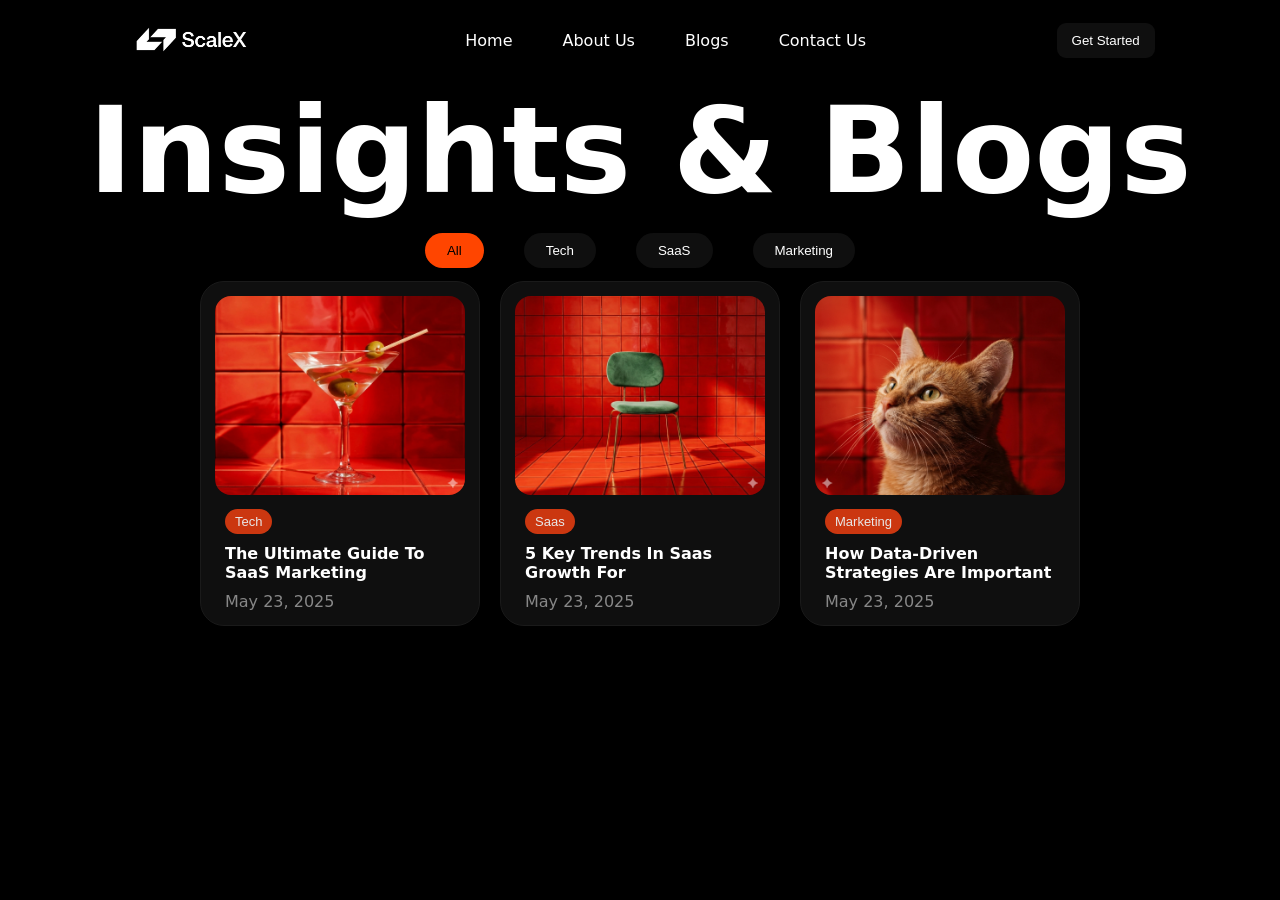
<file: A-2/index.html>
<!DOCTYPE html>
<html lang="en">
<head>
    <meta charset="UTF-8">
    <meta name="viewport" content="width=device-width, initial-scale=1.0">
    <title>Document</title>
    <link rel="stylesheet" href="./style.css">
</head>
<body>
<main>
    <nav>
       <div class="left">
<img width="140" src="./logo.png" alt="">
    <p>Home</p>
    <p>About Us</p>
    <p>Blogs</p>
    <p>Contact Us</p>
       </div>
<div class="right">
    <button>Get Started</button>
</div>
</nav>
     <h1> Insights & Blogs </h1> 
<section1>

<button class="one">All</button>
<button class="two">Tech</button>
<button class="three">SaaS</button>
<button class="four">Marketing</button>

</section1>

<section2>
     <div class="card">
        <img width="250px" src="./Card_1.png" alt="">
        <button>Tech</button>
        <h4>The Ultimate Guide To <br> SaaS Marketing</h4>
        <p>May 23, 2025</p>
     </div>

    <div class="card">
        <img width="250px" src="./Card_2.png" alt="">
        <button>Saas</button>
        <h4>5 Key Trends In Saas <br>Growth For</h4>
        <p>May 23, 2025</p>
    </div>

    <div class="card">
        <img width="250px" src="./Card_3.png" alt="">
        <button>Marketing</button>
        <h4>How Data-Driven <br>
        Strategies Are Important</h4>
        <p>May 23, 2025</p>
    </div>



</section2>

</main>
</body>
</html>
</file>
<file: A-2/style.css>
*{
    margin: 0%;
    padding: 0%;
    box-sizing: border-box;

}
html,body{
    height: 100%;
    width: 100%;
 background-color: black;
 font-family: system-ui, -apple-system, BlinkMacSystemFont, 'Segoe UI', Roboto, Oxygen, Ubuntu, Cantarell, 'Open Sans', 'Helvetica Neue', sans-serif;
}
main{
    height: 100%;
    width: 100%;
background-color: black;
color: white;
}
nav{
    padding: 0px 30px 0px 30px;
    height: 9%;
    width: 100%;
    background-color: black;
    display: flex;
    align-items: center;
    justify-content: space-around;
    color: white;
    
}
nav .left img{
    margin-right: 150px;
    cursor: pointer;
}
nav .left{
display: flex;
align-items:center;
gap: 50px;
cursor: pointer;
}
nav .right{
    display: flex;
    align-items:center;
    
}
nav .right button{
    background-color: #0F0F0F;
    color: white;
    padding: 10px 15px;
    border-radius: 9px;
    border: none;
    cursor: pointer;
}

h1{
    display: flex;
    align-items: center;
    justify-content: center;
    font-size: 120px;

}
section1{
    margin-top: 1%;
    display: flex;
    align-items: center;
    justify-content: center;
    gap: 40px;
    
}
 .one{
    
    padding: 10px 22px;
    border-radius: 20px;
    background-color: #FF4500;
border: none;
cursor: pointer;
 }
 .two {
     background-color: #0F0F0F;
     padding: 10px 22px;
border-radius: 20px;
color: white;
border: none;
cursor: pointer;

 }
 .three {
     background-color: #0F0F0F;
     padding: 10px 22px;
border-radius: 20px;
color: white;
border: none;
cursor: pointer;
 }
 .four {
     background-color: #0F0F0F;
     padding: 10px 22px;
border-radius: 20px;
color: white;
border: none;
cursor: pointer;
 }
section2 {
    margin-top: 1%;
    display: flex;
    align-items: center;
    justify-content: center;
    gap: 20px;
}
section2 .card{
    background-color: #0F0F0F;
    border: 1px solid #1A1A1A;
    border-radius: 24px;
    padding: 14px;
    display: flex;
    flex-direction: column;
    align-items: flex-start;
    box-sizing: border-box;
    width: 280px;
}
section2  img{
    border-radius: 16px;
     margin-bottom: 4px;
     
}
section2  button{
    margin-left: 4%;
    margin-top: 4%;
    padding: 5px 10px;
    border-radius: 24px;
    display: flex;
    justify-content: space-around;
    background-color:#E03C11;
   opacity: 0.9;
   font-weight: 300;
   color: #FFFFFF;
   font-size: 13px;
border: none;
cursor: pointer;
   
}
section2 h4 {
    margin-top: 4%;
    margin-left: 4%;
    opacity: 1;
}
section2 p {
    margin-top: 4%;
    margin-left: 4%;
    opacity: 0.5;
    margin-left: 4%;
}
</file>
